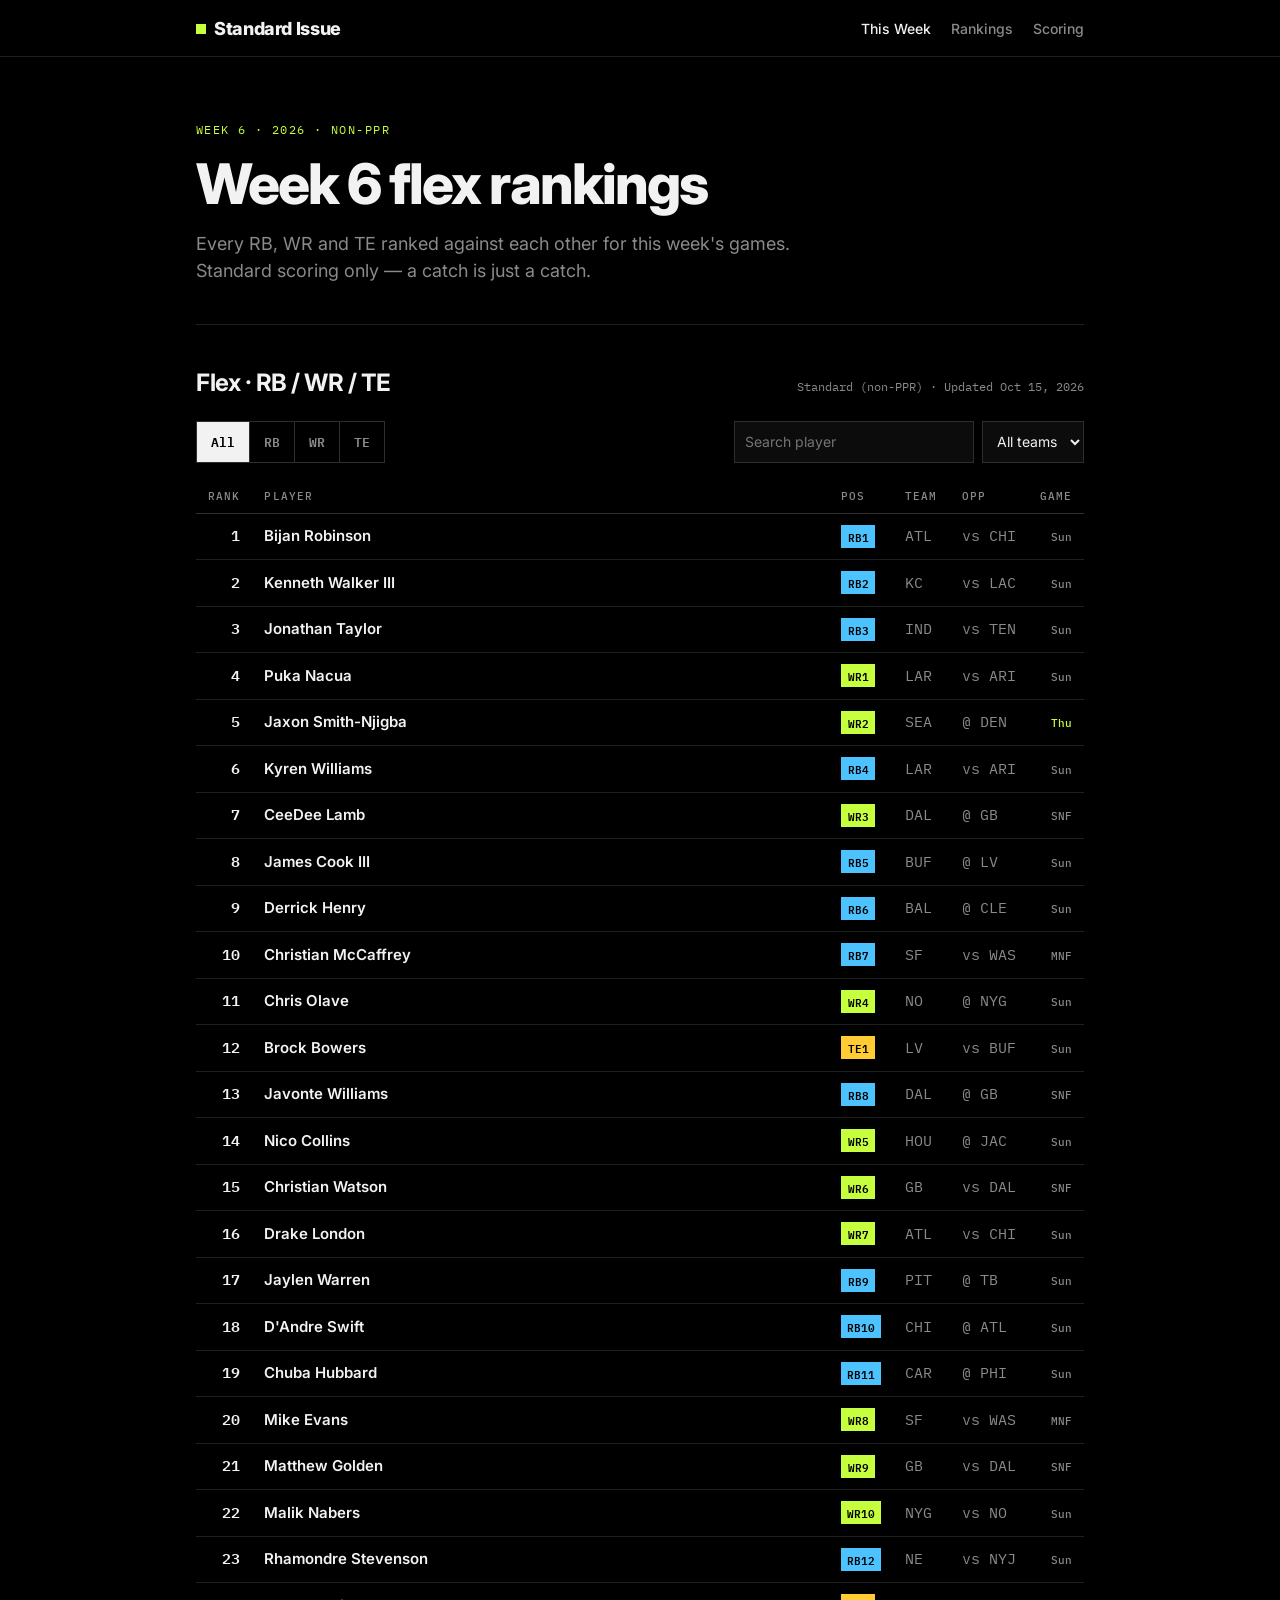
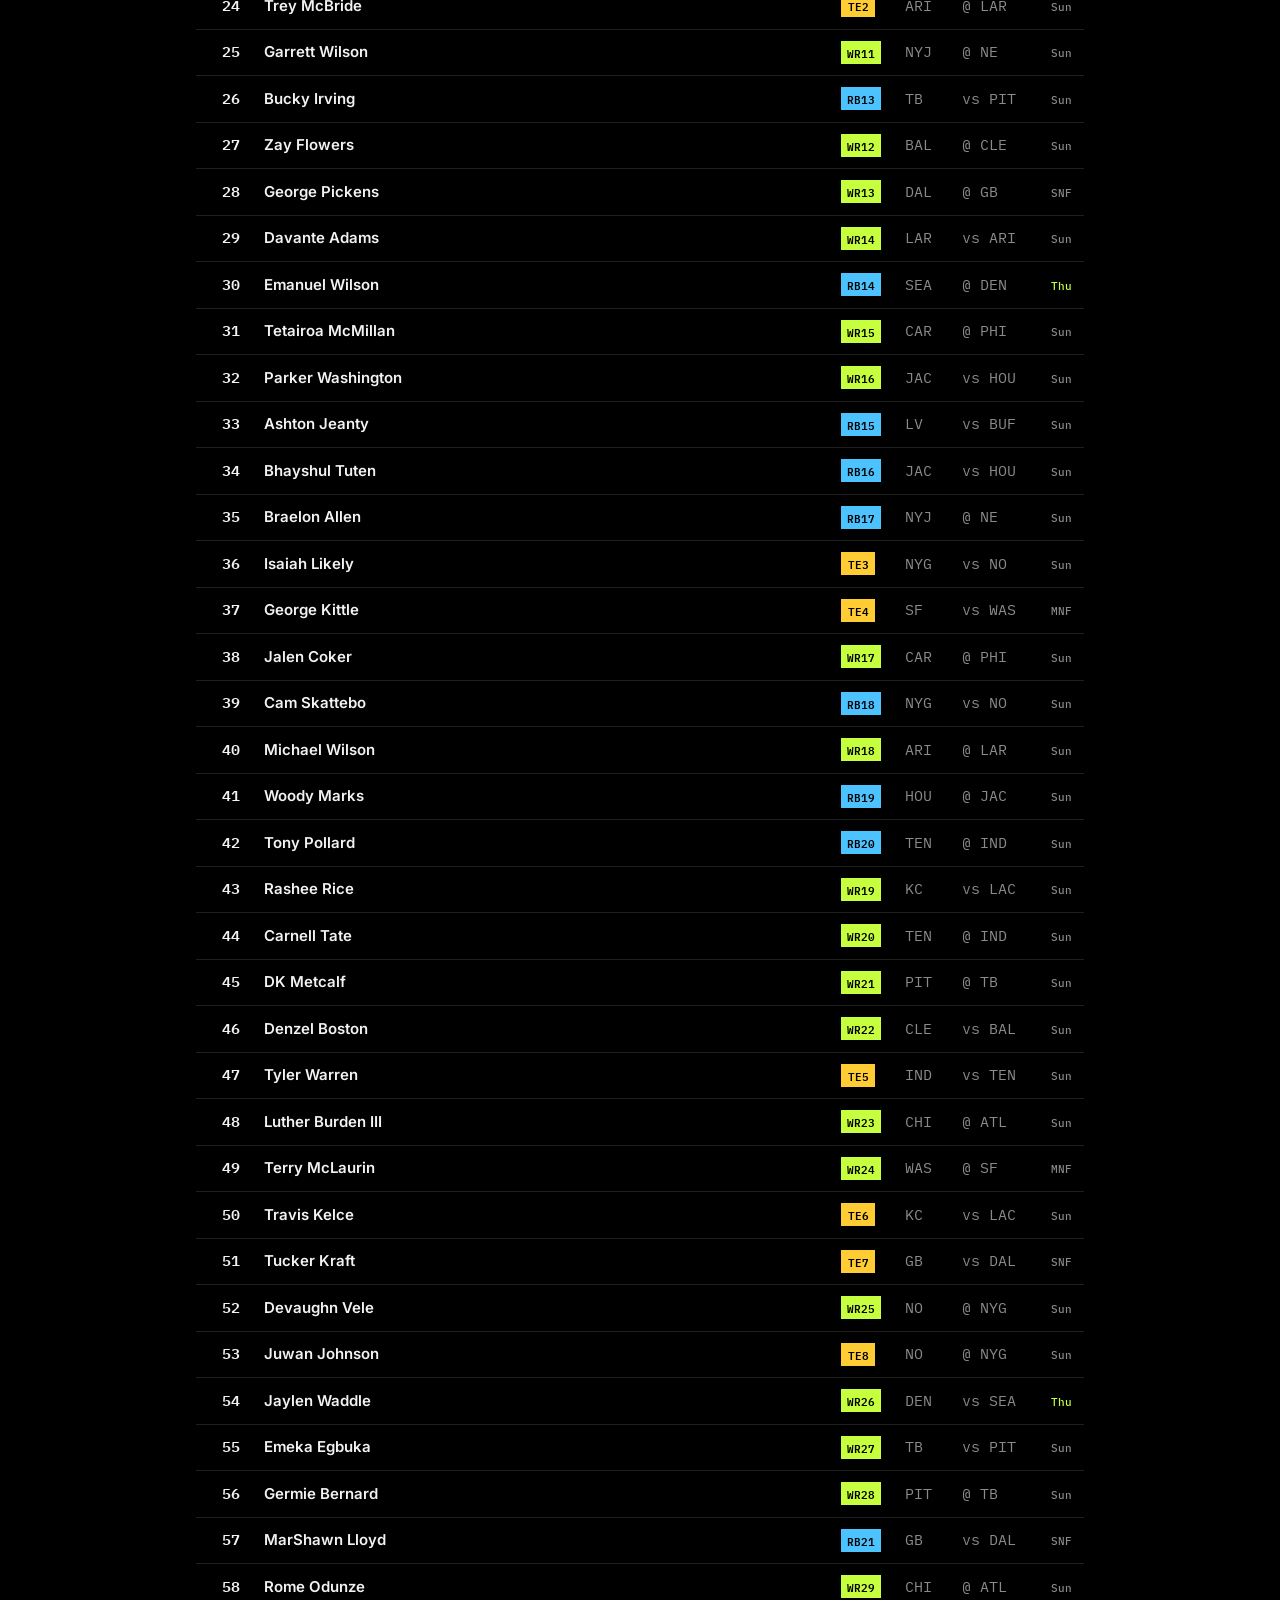
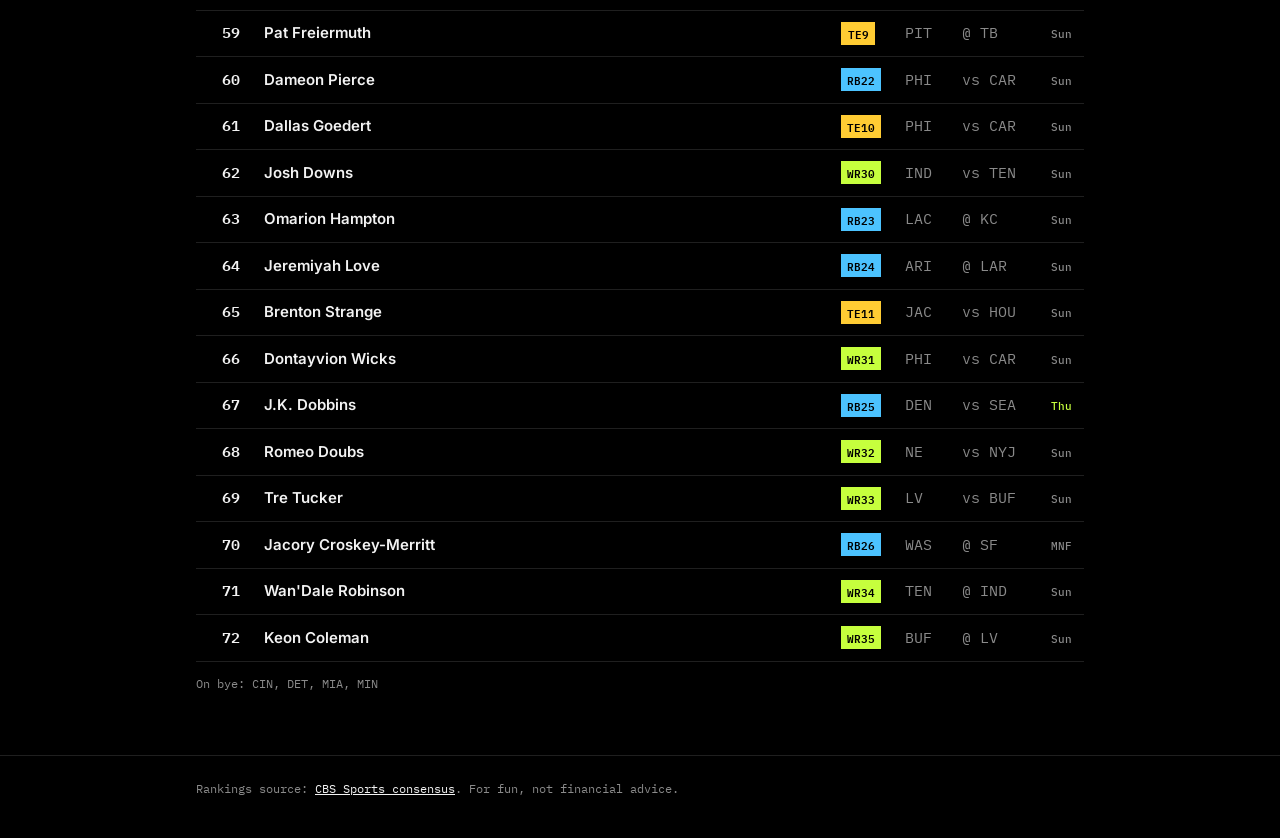
<file: index.html>
<!doctype html>
<html lang="en">
<head>
  <meta charset="utf-8">
  <meta name="viewport" content="width=device-width, initial-scale=1">
  <title>Standard Issue — Weekly Flex Rankings (Non-PPR)</title>
  <meta name="description" content="This week's fantasy football flex rankings (RB/WR/TE) for standard, non-PPR leagues.">
  <link rel="preconnect" href="https://fonts.googleapis.com">
  <link rel="preconnect" href="https://fonts.gstatic.com" crossorigin>
  <link href="https://fonts.googleapis.com/css2?family=IBM+Plex+Mono:wght@400;500;600&family=Inter:wght@400;500;700;800&display=swap" rel="stylesheet">
  <link rel="stylesheet" href="assets/style.css">
</head>
<body>
  <header class="site-header">
    <div class="wrap">
      <a class="brand" href="./">Standard Issue</a>
      <nav>
        <a href="./" aria-current="page">This Week</a>
        <a href="rankings.html">Rankings</a>
        <a href="rankings.html#scoring">Scoring</a>
      </nav>
    </div>
  </header>

  <main class="wrap">
    <section class="hero">
      <p class="eyebrow"><span id="eyebrow">This week</span> · Non-PPR</p>
      <h1 id="headline">Flex rankings</h1>
      <p class="lede">Every RB, WR and TE ranked against each other for this week's games. Standard scoring only — a catch is just a catch.</p>
    </section>

    <section id="flex" class="block">
      <div class="block-head">
        <h2>Flex · RB / WR / TE</h2>
        <p class="meta" id="meta">Loading…</p>
      </div>

      <div class="controls">
        <div class="tabs" role="tablist" aria-label="Position">
          <button role="tab" data-pos="FLEX" aria-selected="true">All</button>
          <button role="tab" data-pos="RB">RB</button>
          <button role="tab" data-pos="WR">WR</button>
          <button role="tab" data-pos="TE">TE</button>
        </div>
        <div class="filters">
          <input id="search" type="search" placeholder="Search player" aria-label="Search player">
          <select id="team" aria-label="Filter by team"><option value="">All teams</option></select>
        </div>
      </div>

      <div class="table-wrap">
        <table>
          <thead>
            <tr>
              <th class="num">Rank</th>
              <th>Player</th>
              <th class="pos-col">Pos</th>
              <th>Team</th>
              <th>Opp</th>
              <th class="num game-col">Game</th>
            </tr>
          </thead>
          <tbody id="rows"></tbody>
        </table>
        <p class="empty" id="empty" hidden>No players match.</p>
      </div>
      <p class="note" id="byes"></p>
    </section>
  </main>

  <footer class="site-footer">
    <div class="wrap">
      <p>Rankings source: <a id="source-link" href="#" target="_blank" rel="noopener">—</a>. For fun, not financial advice.</p>
    </div>
  </footer>

  <script src="assets/app.js"></script>
</body>
</html>
</file>
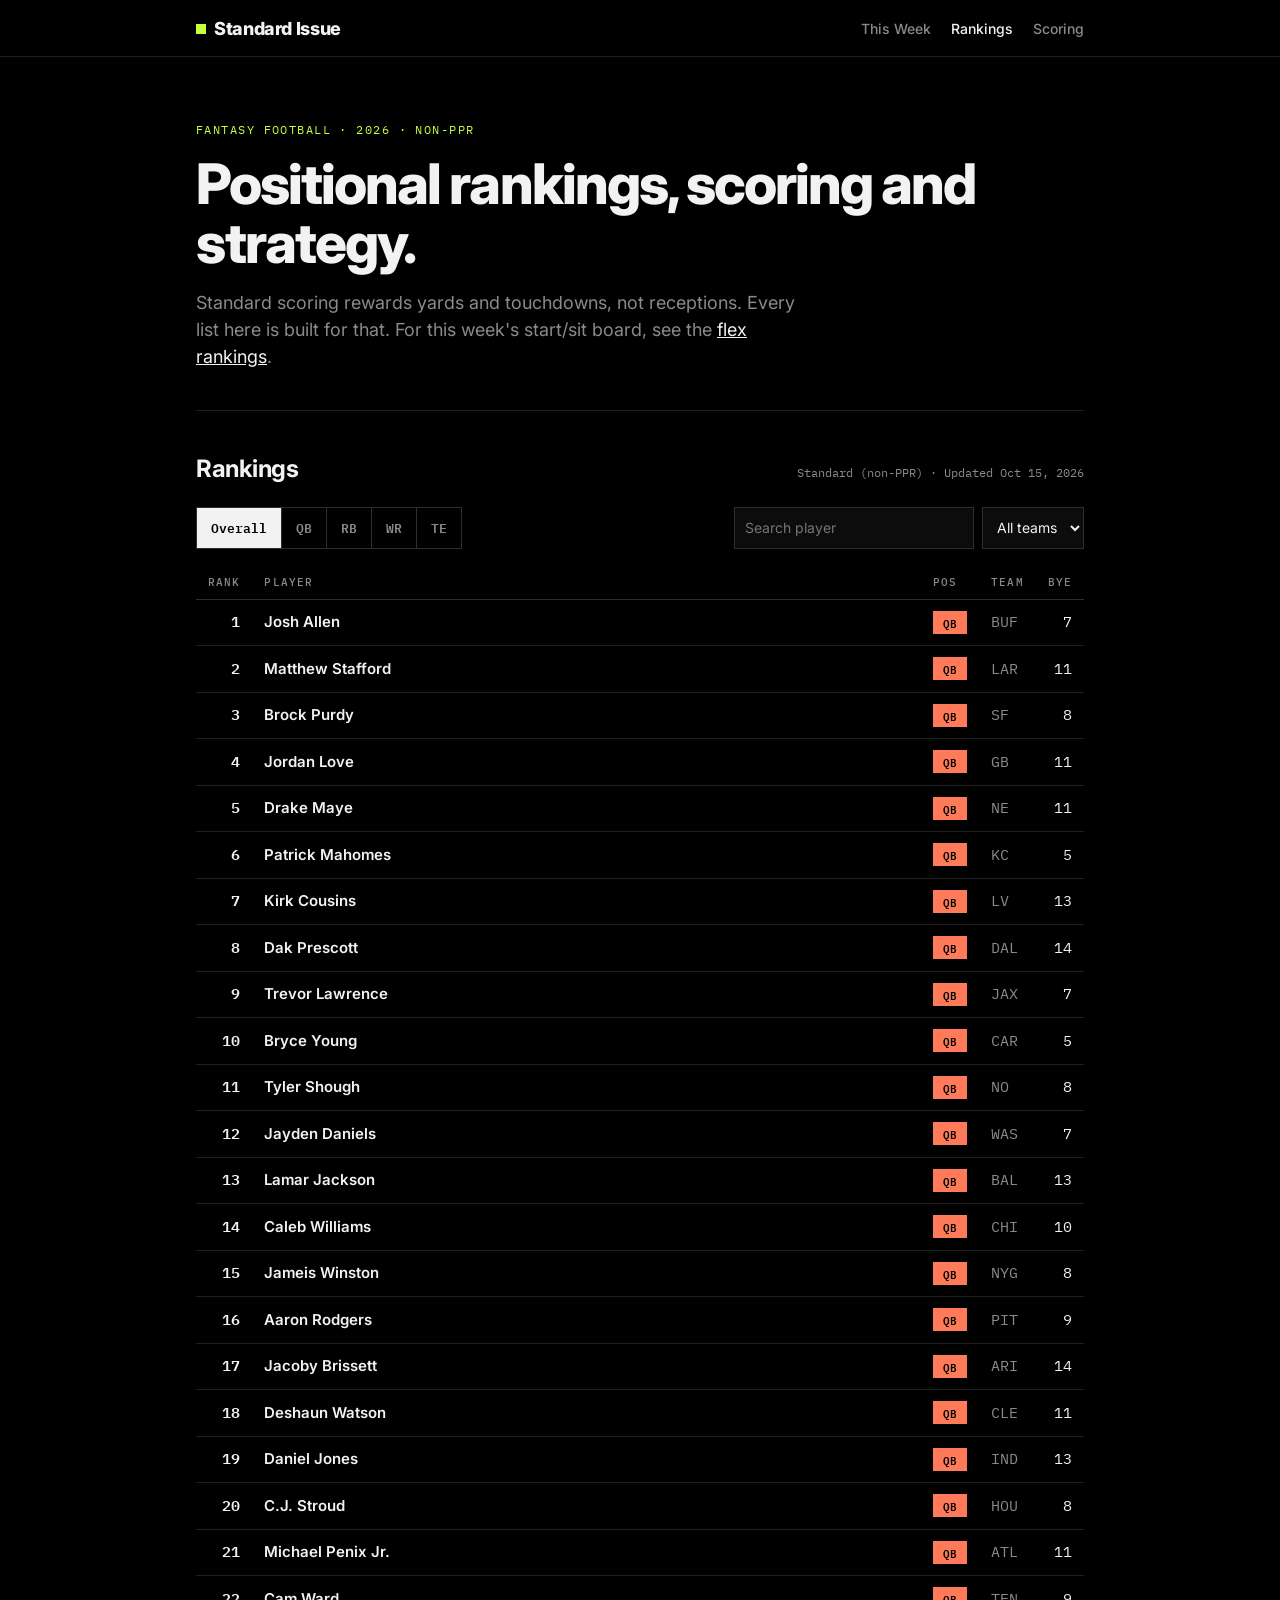
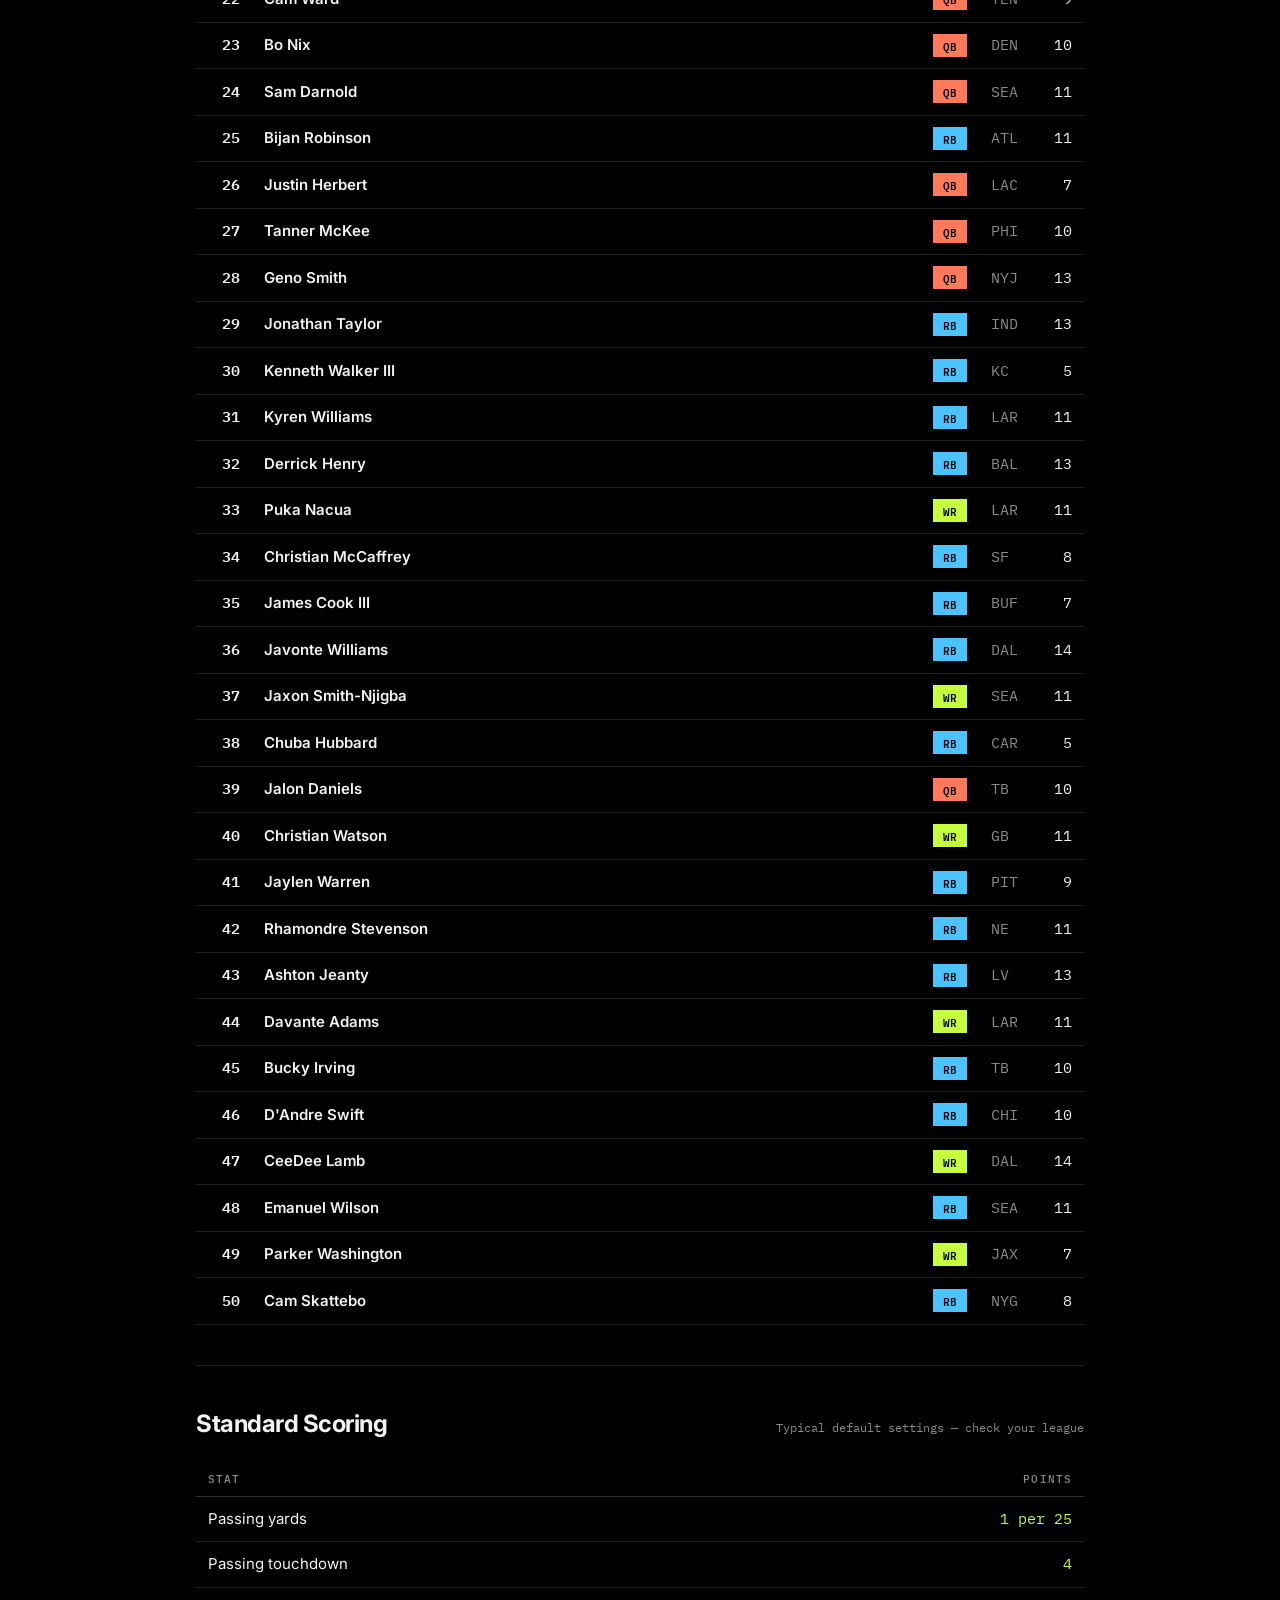
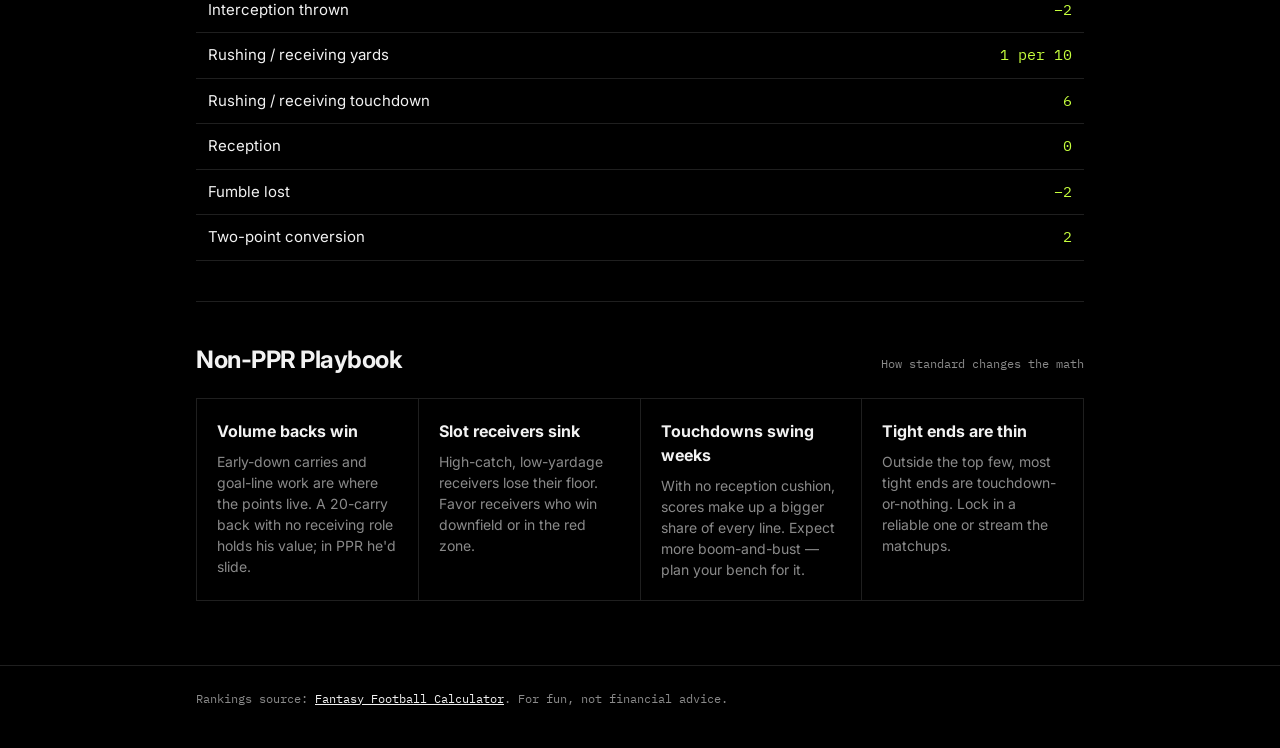
<file: rankings.html>
<!doctype html>
<html lang="en">
<head>
  <meta charset="utf-8">
  <meta name="viewport" content="width=device-width, initial-scale=1">
  <title>Season Rankings (Non-PPR) — Standard Issue</title>
  <meta name="description" content="Fantasy football rankings and resources for standard (non-PPR) scoring leagues.">
  <link rel="preconnect" href="https://fonts.googleapis.com">
  <link rel="preconnect" href="https://fonts.gstatic.com" crossorigin>
  <link href="https://fonts.googleapis.com/css2?family=IBM+Plex+Mono:wght@400;500;600&family=Inter:wght@400;500;700;800&display=swap" rel="stylesheet">
  <link rel="stylesheet" href="assets/style.css">
</head>
<body>
  <header class="site-header">
    <div class="wrap">
      <a class="brand" href="./">Standard Issue</a>
      <nav>
        <a href="./">This Week</a>
        <a href="rankings.html" aria-current="page">Rankings</a>
        <a href="#scoring">Scoring</a>
      </nav>
    </div>
  </header>

  <main class="wrap">
    <section class="hero">
      <p class="eyebrow">Fantasy football · <span id="season">2026</span> · Non-PPR</p>
      <h1>Positional rankings, scoring and strategy.</h1>
      <p class="lede">Standard scoring rewards yards and touchdowns, not receptions. Every list here is built for that. For this week's start/sit board, see the <a href="./">flex rankings</a>.</p>
    </section>

    <section id="rankings" class="block">
      <div class="block-head">
        <h2>Rankings</h2>
        <p class="meta" id="meta">Loading…</p>
      </div>

      <div class="controls">
        <div class="tabs" role="tablist" aria-label="Position">
          <button role="tab" data-pos="ALL" aria-selected="true">Overall</button>
          <button role="tab" data-pos="QB">QB</button>
          <button role="tab" data-pos="RB">RB</button>
          <button role="tab" data-pos="WR">WR</button>
          <button role="tab" data-pos="TE">TE</button>
        </div>
        <div class="filters">
          <input id="search" type="search" placeholder="Search player" aria-label="Search player">
          <select id="team" aria-label="Filter by team"><option value="">All teams</option></select>
        </div>
      </div>

      <div class="table-wrap">
        <table>
          <thead>
            <tr>
              <th class="num">Rank</th>
              <th>Player</th>
              <th class="pos-col">Pos</th>
              <th>Team</th>
              <th class="num">Bye</th>
            </tr>
          </thead>
          <tbody id="rows"></tbody>
        </table>
        <p class="empty" id="empty" hidden>No players match.</p>
      </div>
    </section>

    <section id="scoring" class="block">
      <div class="block-head"><h2>Standard Scoring</h2><p class="meta">Typical default settings — check your league</p></div>
      <div class="table-wrap">
        <table class="scoring">
          <thead><tr><th>Stat</th><th class="num">Points</th></tr></thead>
          <tbody>
            <tr><td>Passing yards</td><td class="num">1 per 25</td></tr>
            <tr><td>Passing touchdown</td><td class="num">4</td></tr>
            <tr><td>Interception thrown</td><td class="num">−2</td></tr>
            <tr><td>Rushing / receiving yards</td><td class="num">1 per 10</td></tr>
            <tr><td>Rushing / receiving touchdown</td><td class="num">6</td></tr>
            <tr><td>Reception</td><td class="num">0</td></tr>
            <tr><td>Fumble lost</td><td class="num">−2</td></tr>
            <tr><td>Two-point conversion</td><td class="num">2</td></tr>
          </tbody>
        </table>
      </div>
    </section>

    <section id="playbook" class="block">
      <div class="block-head"><h2>Non-PPR Playbook</h2><p class="meta">How standard changes the math</p></div>
      <div class="cards">
        <article>
          <h3>Volume backs win</h3>
          <p>Early-down carries and goal-line work are where the points live. A 20-carry back with no receiving role holds his value; in PPR he'd slide.</p>
        </article>
        <article>
          <h3>Slot receivers sink</h3>
          <p>High-catch, low-yardage receivers lose their floor. Favor receivers who win downfield or in the red zone.</p>
        </article>
        <article>
          <h3>Touchdowns swing weeks</h3>
          <p>With no reception cushion, scores make up a bigger share of every line. Expect more boom-and-bust — plan your bench for it.</p>
        </article>
        <article>
          <h3>Tight ends are thin</h3>
          <p>Outside the top few, most tight ends are touchdown-or-nothing. Lock in a reliable one or stream the matchups.</p>
        </article>
      </div>
    </section>
  </main>

  <footer class="site-footer">
    <div class="wrap">
      <p>Rankings source: <a id="source-link" href="#" target="_blank" rel="noopener">—</a>. For fun, not financial advice.</p>
    </div>
  </footer>

  <script src="assets/season.js"></script>
</body>
</html>
</file>
<file: assets/style.css>
:root {
  --bg: #000;
  --panel: #0c0c0c;
  --line: #1f1f1f;
  --line-strong: #2e2e2e;
  --text: #f2f2f2;
  --muted: #8a8a8a;
  --accent: #c6ff3d;
  --qb: #ff7a59;
  --rb: #4cc3ff;
  --wr: #c6ff3d;
  --te: #ffcc33;
  --mono: "IBM Plex Mono", ui-monospace, monospace;
  --sans: "Inter", system-ui, -apple-system, sans-serif;
}

* { box-sizing: border-box; }
html { scroll-behavior: smooth; }
body {
  margin: 0;
  background: var(--bg);
  color: var(--text);
  font-family: var(--sans);
  line-height: 1.5;
  -webkit-font-smoothing: antialiased;
}
a { color: inherit; }
.wrap { max-width: 920px; margin: 0 auto; padding: 0 16px; }

/* Header */
.site-header {
  position: sticky; top: 0; z-index: 10;
  background: rgba(0,0,0,.88);
  backdrop-filter: blur(8px);
  border-bottom: 1px solid var(--line);
}
.site-header .wrap { display: flex; align-items: center; justify-content: space-between; height: 56px; }
.brand { font-weight: 800; letter-spacing: -.02em; text-decoration: none; font-size: 18px; }
.brand::before { content: ""; display: inline-block; width: 10px; height: 10px; background: var(--accent); margin-right: 8px; vertical-align: 1px; }
nav { display: flex; gap: 20px; }
nav a { text-decoration: none; color: var(--muted); font-size: 14px; font-weight: 500; }
nav a:hover { color: var(--text); }

/* Hero */
.hero { padding: 64px 0 40px; }
.eyebrow { font-family: var(--mono); font-size: 12px; text-transform: uppercase; letter-spacing: .12em; color: var(--accent); margin: 0 0 16px; }
h1 { font-size: clamp(32px, 6vw, 56px); line-height: 1.05; letter-spacing: -.035em; font-weight: 800; margin: 0 0 16px; max-width: 14em; }
.lede { color: var(--muted); font-size: 18px; max-width: 34em; margin: 0; }

/* Blocks */
.block { padding: 40px 0; border-top: 1px solid var(--line); scroll-margin-top: 56px; }
.block-head { display: flex; align-items: baseline; justify-content: space-between; gap: 16px; flex-wrap: wrap; margin-bottom: 20px; }
h2 { font-size: 24px; letter-spacing: -.02em; margin: 0; }
.meta { font-family: var(--mono); font-size: 12px; color: var(--muted); margin: 0; }

/* Controls */
.controls { display: flex; justify-content: space-between; gap: 12px; flex-wrap: wrap; margin-bottom: 16px; }
.tabs { display: flex; border: 1px solid var(--line-strong); }
.tabs button {
  background: none; border: 0; color: var(--muted);
  font: 600 13px var(--mono); padding: 9px 14px; cursor: pointer;
  border-right: 1px solid var(--line-strong);
}
.tabs button:last-child { border-right: 0; }
.tabs button:hover { color: var(--text); }
.tabs button[aria-selected="true"] { background: var(--text); color: #000; }
.filters { display: flex; gap: 8px; flex: 1; justify-content: flex-end; min-width: 240px; }
input, select {
  background: var(--panel); color: var(--text);
  border: 1px solid var(--line-strong); border-radius: 0;
  font: 14px var(--sans); padding: 8px 10px;
}
input { flex: 1; min-width: 0; max-width: 240px; }
input:focus, select:focus, .tabs button:focus-visible { outline: 2px solid var(--accent); outline-offset: -2px; }

/* Table */
.table-wrap { overflow-x: auto; }
table { width: 100%; border-collapse: collapse; font-size: 15px; }
th {
  text-align: left; font: 500 11px var(--mono); text-transform: uppercase; letter-spacing: .1em;
  color: var(--muted); padding: 10px 12px; border-bottom: 1px solid var(--line-strong);
}
td { padding: 11px 12px; border-bottom: 1px solid var(--line); white-space: nowrap; }
tbody tr:hover td { background: var(--panel); }
.num { text-align: right; font-family: var(--mono); font-variant-numeric: tabular-nums; }
td.rank { font-weight: 600; width: 64px; }
td.player { font-weight: 600; width: 100%; }
td.team { font-family: var(--mono); color: var(--muted); }
.pos {
  display: inline-block; min-width: 34px; text-align: center;
  font: 600 11px var(--mono); padding: 2px 6px; color: #000;
}
.pos.QB { background: var(--qb); } .pos.RB { background: var(--rb); }
.pos.WR { background: var(--wr); } .pos.TE { background: var(--te); }
.tier-break td { border-top: 1px solid var(--line-strong); }
.empty { color: var(--muted); padding: 24px 12px; margin: 0; }
.scoring td.num { color: var(--accent); }

/* Cards */
.cards { display: grid; grid-template-columns: repeat(auto-fit, minmax(200px, 1fr)); gap: 1px; background: var(--line); border: 1px solid var(--line); }
.cards article { background: var(--bg); padding: 20px; }
.cards h3 { font-size: 16px; margin: 0 0 8px; }
.cards p { color: var(--muted); font-size: 14px; margin: 0; }

/* Footer */
.site-footer { border-top: 1px solid var(--line); padding: 24px 0 40px; margin-top: 24px; }
.site-footer p { font-family: var(--mono); font-size: 12px; color: var(--muted); margin: 0; }
.site-footer a { color: var(--text); }

@media (max-width: 600px) {
  nav { gap: 14px; }
  .hero { padding: 40px 0 28px; }
  .filters { justify-content: stretch; min-width: 100%; }
  input { max-width: none; }
  td, th { padding: 10px 8px; }
  .pos-col, td.poscell { display: none; }
}

/* Weekly page additions */
nav a[aria-current="page"] { color: var(--text); }
.sub { font: 400 12px var(--mono); color: var(--muted); margin-left: 6px; }
.day { font: 500 11px var(--mono); color: var(--muted); }
.day.early { color: var(--accent); }
.note { font: 12px var(--mono); color: var(--muted); margin: 14px 0 0; }
.lede a { color: var(--text); }
@media (max-width: 600px) { .game-col { display: none; } }
</file>
